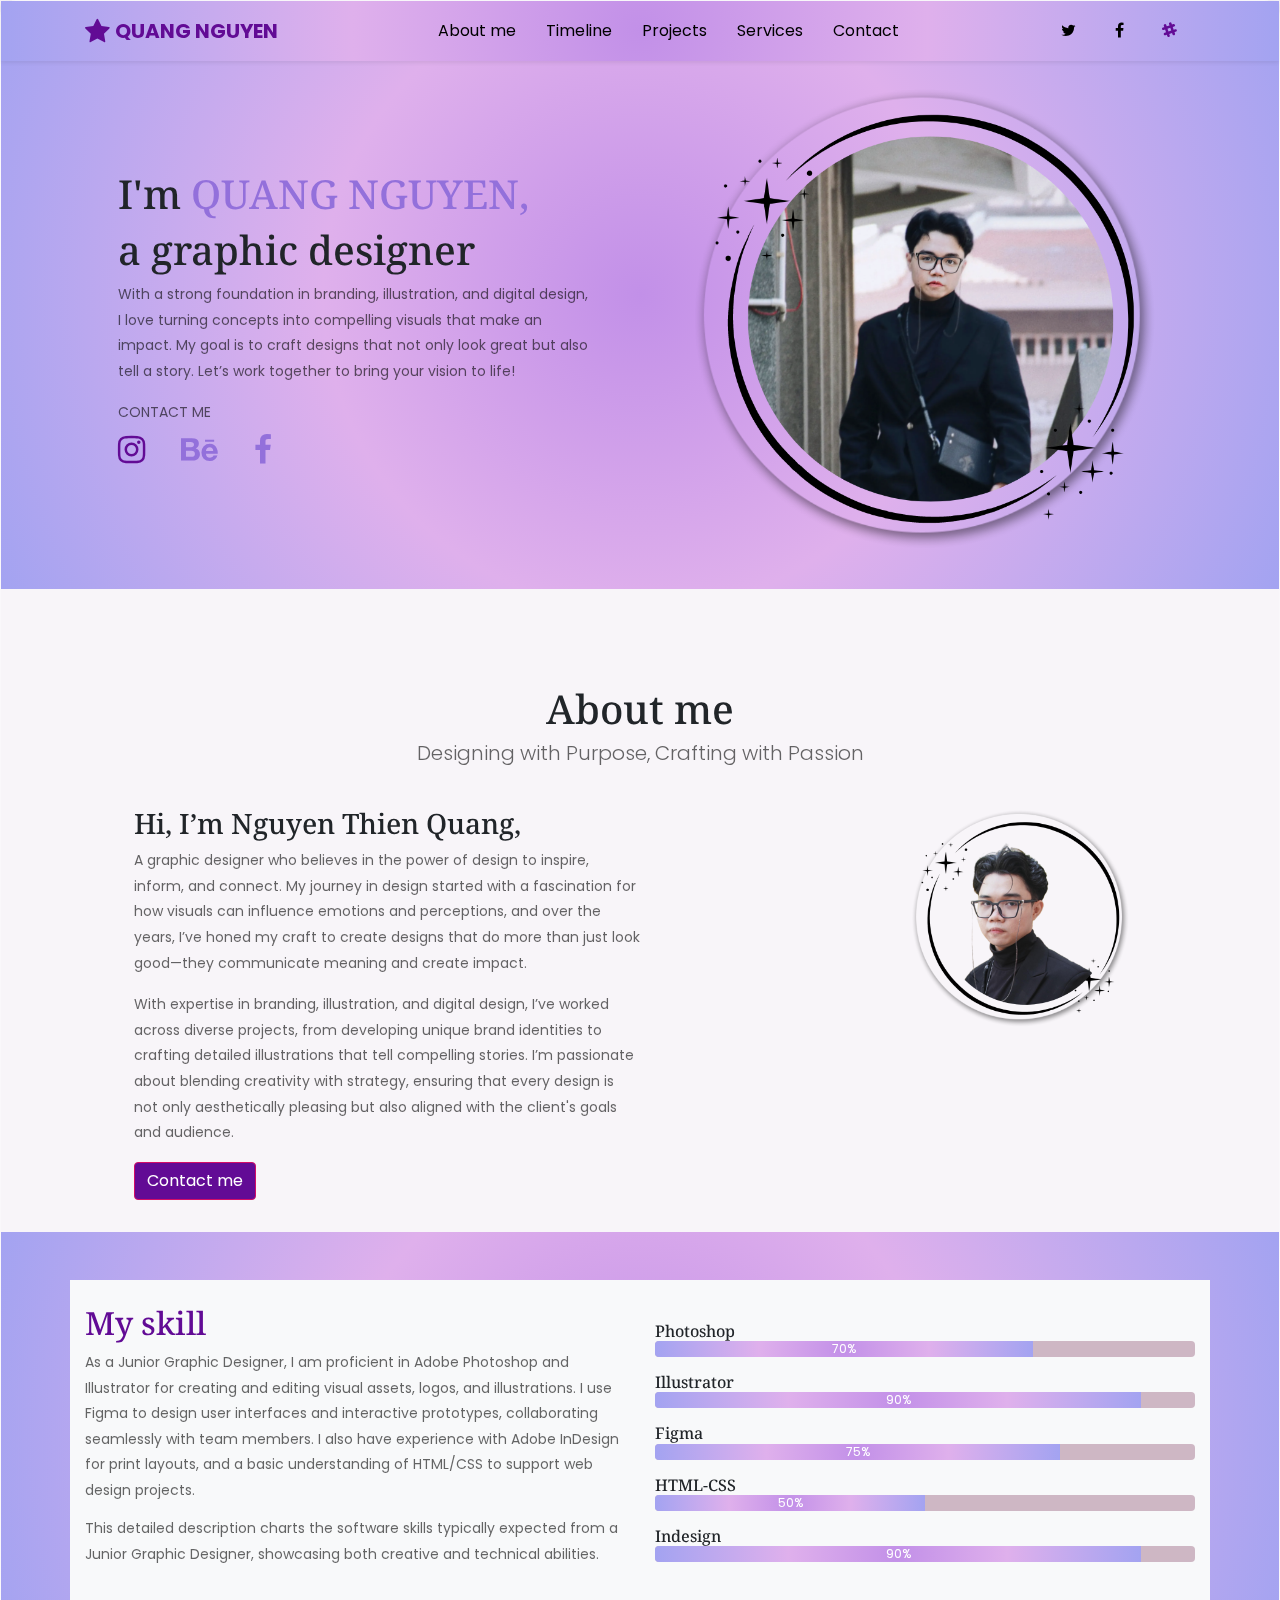
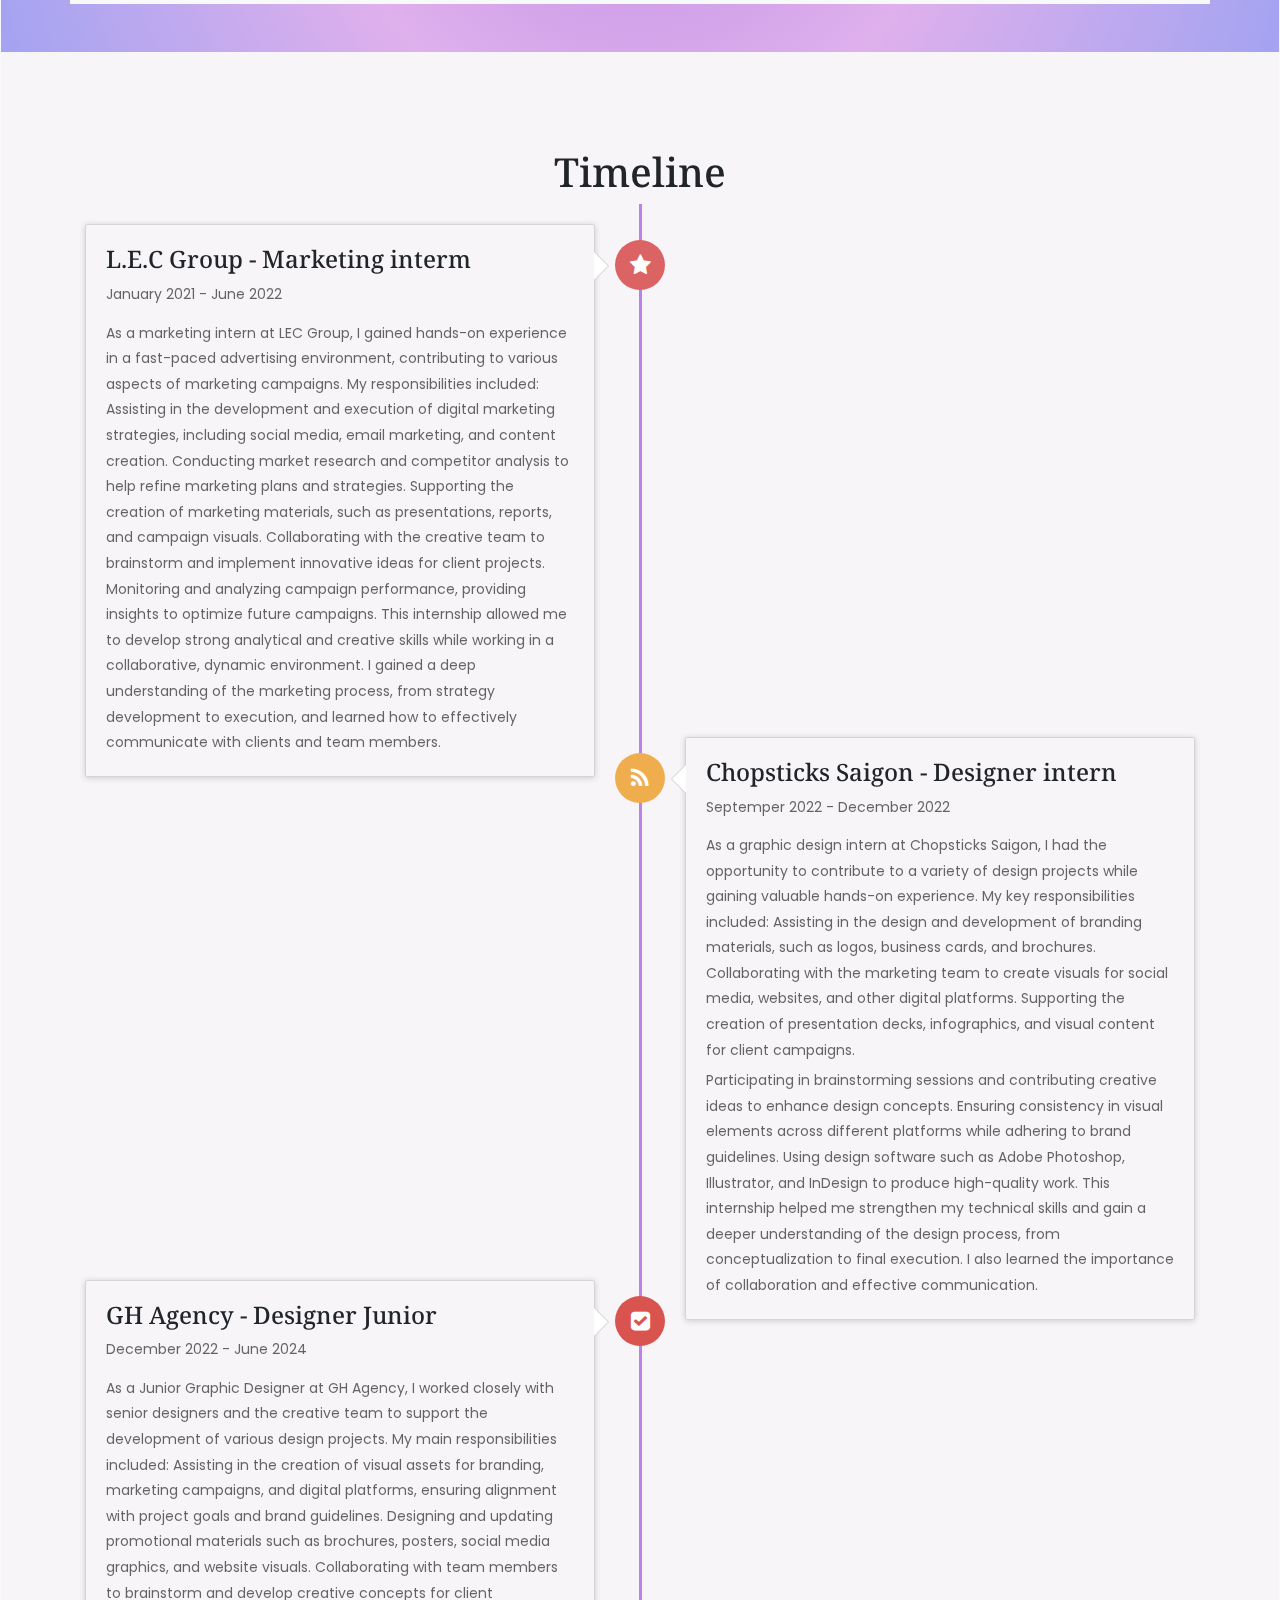
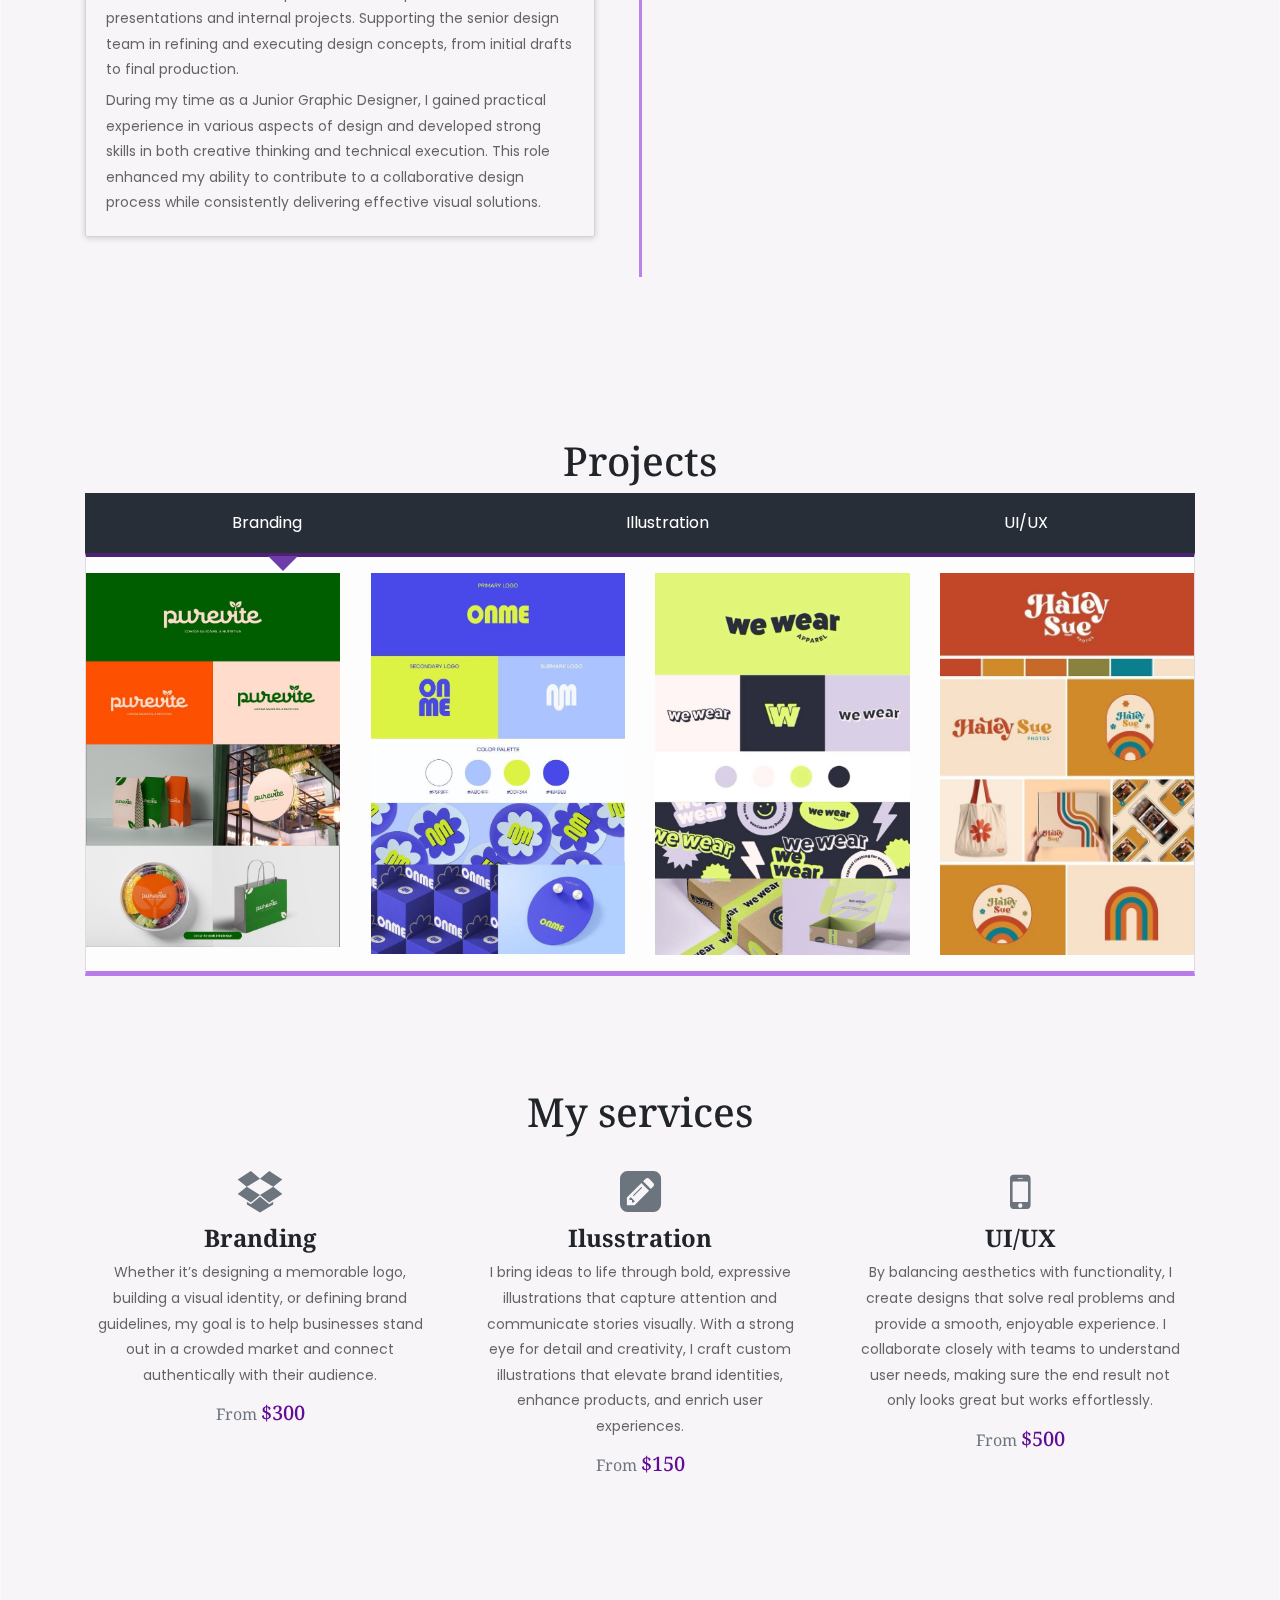
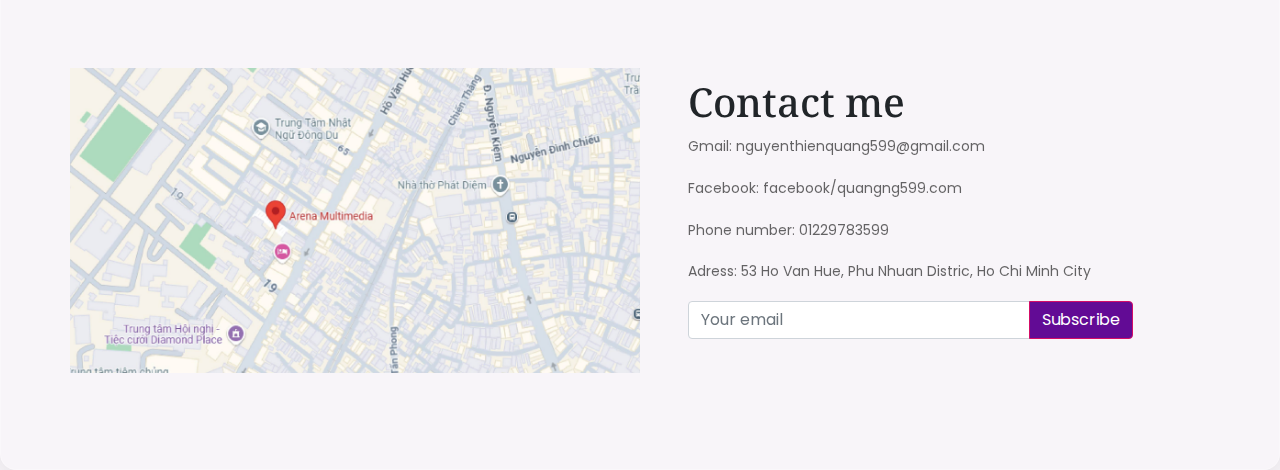
<file: index.html>
<!doctype html>
<html>
<head>
<meta charset="utf-8">
<meta http-equiv="X-UA-Compatible" content="IE=edge">
<meta name="viewport" content="width=device-width, initial-scale=1.0">
<title>Quang Nguyen Portfolio</title>
<link href="css/bootstrap-4.3.1.css" rel="stylesheet" type="text/css">
	<link rel="stylesheet" href="https://cdnjs.cloudflare.com/ajax/libs/font-awesome/4.7.0/css/font-awesome.min.css" type="text/css">
	<link rel="stylesheet" href="css/main-style.css">
	<link rel="stylesheet" href="css/timeline.css">
    <link rel="icon" href="images/Anh dai dien 1 (REDESIGN).png" type="image/x-icon">
</head>

<body>
 <nav class="navbar navbar-expand-lg navbar-light fixed-top bg-glass shadow-sm">
    <div class="container"> 
		<button class="navbar-toggler navbar-toggler-right border-0" type="button" data-toggle="collapse" data-target="#navbar7">
        <span class="navbar-toggler-icon"></span>
      </button>
      <div class="collapse navbar-collapse" id="navbar7"> <a class="navbar-brand text-primary d-none d-md-block" href="#">
          <i class="fa d-inline fa-lg fa-star"></i>
          <b> QUANG NGUYEN</b>
        </a>
        <ul class="navbar-nav mx-auto">
          <li class="nav-item"> <a class="nav-link" href="#about">About me</a> </li>
            <li class="nav-item"> <a class="nav-link" href="#timelines">Timeline</a> </li>
            <li class="nav-item"> <a class="nav-link" href="#projects">Projects</a> </li>
            <li class="nav-item"> <a class="nav-link" href="#service">Services</a> </li>
			<li class="nav-item"> <a class="nav-link" href="#contact">Contact</a> </li>



        </ul>
        <ul class="navbar-nav">
          <li class="nav-item"> <a class="nav-link" href="#">
              <i class="fa fa-twitter fa-fw"></i>
            </a> </li>
          <li class="nav-item"> <a class="nav-link" href="#">
              <i class="fa fa-facebook fa-fw"></i>
            </a> </li>
          <li class="nav-item"> <a class="nav-link text-primary" href="#">
              <i class="fa fa-slack fa-fw text-primary"></i>
            </a> </li>
        </ul>
      </div>
    </div>

  </nav>
	<section id="hero" class="bg-light-primary">
	  <div class="pt-5" >
    <div class="container">
      <div class="row">
        <div class="px-md-5 p-3 col-md-6 d-flex flex-column align-items-start justify-content-center">
          <h1>I'm <a href="#">QUANG NGUYEN,</a>&nbsp;</h1>
          <h1>a graphic designer</h1>
<p class="mb-3 ">With a strong foundation in branding, illustration, and digital design, I love turning
              concepts into compelling visuals that make an impact. My goal is to craft designs that not only look great
              but also tell a story. Let’s work together to bring your vision to life!</p>
          <p class="mb-2">CONTACT ME</p>
          <div class="row">
            <div class="col-md-12">
				<a href="" class="text-primary">
				<i class="fa fa-instagram fa-2x mr-3  d-inline"></i>
				</a>
				<a href="#">	<i class="fa fa-behance fa-2x mx-3 d-inline"></i></a>
				<a href=""> <i class="fa fa-facebook fa-2x mx-3  d-inline"></i> </a>
		 </div>
          </div>
        </div>
        <div class="col-md-6 position-relative"> <img class="img-fluid d-block" src="images/Anh dai dien 1 (REDESIGN).png" >

		  </div>
      </div>
    </div>
  </div>
	
	</section>
<section id="about" class="pt-5">
    <div class="container pt-5" >
        <div class="row">
            <div class="col-md-12">
                <h1 class="text-center">About me</h1>
                <p class="mb-4 text-center lead">Designing with Purpose, Crafting with Passion</p>
                <div class="row justify-content-around">
                    <div class="p-3 col-md-8 col-lg-6 pr-5">
                        <h3>Hi, I’m Nguyen Thien Quang, </h3>
                        <p class="mb-3">A graphic designer who believes in the power of design to inspire, inform, and connect. My journey in design started with a fascination for how visuals can influence emotions and perceptions, and over the years, I’ve honed my craft to create designs that do more than just look good—they communicate meaning and create impact. </p>
                        <p class="mb-3"> With expertise in branding, illustration, and digital design, I’ve worked across diverse projects, from developing unique brand identities to crafting detailed illustrations that tell compelling stories. I’m passionate about blending creativity with strategy, ensuring that every design is not only aesthetically pleasing but also aligned with the client's goals and audience.</p>
<a class="btn btn-primary mb-3" href="#">Contact me</a>
                    </div>
                    <div class="col-md-4 col-lg-3 offset-lg-1"> <img class="img-fluid d-block" src="images/Anh dai dien 2 (REDESIGN).png"> </div>
                </div>
            </div>
        </div>
    </div>
	
	</section>	
	<section id="skill" class="bg-primary py-5">
	<div class="container bg-light py-4">
		<div class="row align-items-center">
			<div class="col-md-6  ">
			<h2 class="text-primary">My skill</h2>
			  <p>As a Junior Graphic Designer, I am proficient in Adobe Photoshop and Illustrator for creating and editing visual assets, logos, and illustrations. I use Figma to design user interfaces and interactive prototypes, collaborating seamlessly with team members. I also have experience with Adobe InDesign for print layouts, and a basic understanding of HTML/CSS to support web design projects.</p>
				<p>This detailed description charts the software skills typically expected from a Junior Graphic Designer, showcasing both creative and technical abilities.&nbsp;</p>
            </div>
			<div class="col-md-6">
			 <h6 class="mb-0 p-0">Photoshop</h6>
          <div class="progress" >
            <div class="progress-bar progress-bar-striped progress-bar-animated bg-primary" role="progressbar" style="width: 70%">70%</div>
             </div><!--het progress phs-->
			 <h6 class="mb-0 p-0 mt-3">Illustrator</h6>
          <div class="progress" >
            <div class="progress-bar progress-bar-striped progress-bar-animated bg-primary" role="progressbar" style="width: 90%">90%</div>
             </div><!--het progress phs-->
				 <h6 class="mb-0 p-0 mt-3">Figma</h6>
          <div class="progress" >
            <div class="progress-bar progress-bar-striped progress-bar-animated bg-primary" role="progressbar" style="width: 75%">75%</div>
             </div><!--het progress phs-->
				 <h6 class="mb-0 p-0 mt-3">HTML-CSS</h6>
          <div class="progress" >
            <div class="progress-bar progress-bar-striped progress-bar-animated bg-primary" role="progressbar" style="width: 50%">50%</div>
             </div><!--het progress phs-->
				 <h6 class="mb-0 p-0 mt-3">Indesign</h6>
          <div class="progress" >
            <div class="progress-bar progress-bar-striped progress-bar-animated bg-primary" role="progressbar" style="width: 90%">90%</div>
             </div><!--het progress phs-->

			</div>
		</div>
		
		</div>
	
	
	
	</section>
<section id="timelines" class="py-5">
	<div class="container pt-5">
<div class="page-header">
		 <div class="col-md-12 text-center">
        <h1 id="timeline">Timeline</h1>
    </div>
    <ul class="timeline">
        <li>
          <div class="timeline-badge"><i class="fa fa-star"></i></div>
          <div class="timeline-panel">
            <div class="timeline-heading">
              <h4 class="timeline-title">L.E.C Group - Marketing interm</h4>
              <p>January 2021 - June 2022&nbsp;</p>
            </div>
            <div class="timeline-body">
              <p>As a marketing intern at LEC Group, I gained hands-on experience in a fast-paced advertising environment, contributing to various aspects of marketing campaigns. My responsibilities included: Assisting in the development and execution of digital marketing strategies, including social media, email marketing, and content creation. Conducting market research and competitor analysis to help refine marketing plans and strategies. Supporting the creation of marketing materials, such as presentations, reports, and campaign visuals. Collaborating with the creative team to brainstorm and implement innovative ideas for client projects. Monitoring and analyzing campaign performance, providing insights to optimize future campaigns. This internship allowed me to develop strong analytical and creative skills while working in a collaborative, dynamic environment. I gained a deep understanding of the marketing process, from strategy development to execution, and learned how to effectively communicate with clients and team members.</p>
            </div>
          </div>
        </li>
        <li class="timeline-inverted">
          <div class="timeline-badge warning"><i class="fa fa-feed"></i></div>
          <div class="timeline-panel">
            <div class="timeline-heading">
              <h4 class="timeline-title">Chopsticks Saigon - Designer intern</h4>
              <p>Septemper 2022 - December 2022&nbsp;</p>
            </div>
            <div class="timeline-body">
              <p>As a graphic design intern at Chopsticks Saigon, I had the opportunity to contribute to a variety of design projects while gaining valuable hands-on experience. My key responsibilities included: Assisting in the design and development of branding materials, such as logos, business cards, and brochures. Collaborating with the marketing team to create visuals for social media, websites, and other digital platforms. Supporting the creation of presentation decks, infographics, and visual content for client campaigns.</p>
              <p>Participating in brainstorming sessions and contributing creative ideas to enhance design concepts. Ensuring consistency in visual elements across different platforms while adhering to brand guidelines. Using design software such as Adobe Photoshop, Illustrator, and InDesign to produce high-quality work. This internship helped me strengthen my technical skills and gain a deeper understanding of the design process, from conceptualization to final execution. I also learned the importance of collaboration and effective communication.</p>
            </div>
          </div>
        </li>
        <li>
          <div class="timeline-badge danger"><i class="fa fa-check-square"></i></div>
          <div class="timeline-panel">
            <div class="timeline-heading">
              <h4 class="timeline-title"> GH Agency -  Designer Junior</h4>
              <p>December 2022 - June 2024&nbsp;</p>
            </div>
            <div class="timeline-body">
              <p>As a Junior Graphic Designer at GH Agency, I worked closely with senior designers and the creative team to support the development of various design projects. My main responsibilities included: Assisting in the creation of visual assets for branding, marketing campaigns, and digital platforms, ensuring alignment with project goals and brand guidelines. Designing and updating promotional materials such as brochures, posters, social media graphics, and website visuals. Collaborating with team members to brainstorm and develop creative concepts for client presentations and internal projects. Supporting the senior design team in refining and executing design concepts, from initial drafts to final production.</p>
              <p>During my time as a Junior Graphic Designer, I gained practical experience in various aspects of design and developed strong skills in both creative thinking and technical execution. This role enhanced my ability to contribute to a collaborative design process while consistently delivering effective visual solutions. &nbsp;</p>
            </div>
          </div>
        </li>
       
    </ul>
</div>
	
	
	</section>	
<section id="projects" class="py-5">
	<div class="container pt-5">
		 <div class="col-md-12 text-center">
        <h1 id="timeline">Projects</h1>
			 
              <div class="row">
                <div class="col-xs-12 ">
                  <nav>
                    <div class="nav nav-tabs nav-fill" id="nav-tab" role="tablist">
                      <a class="nav-item nav-link active" id="nav-home-tab" data-toggle="tab" href="#nav-home" role="tab" aria-controls="nav-home" aria-selected="true">Branding</a>
                      <a class="nav-item nav-link" id="nav-profile-tab" data-toggle="tab" href="#nav-profile" role="tab" aria-controls="nav-profile" aria-selected="false">Illustration</a>
                      <a class="nav-item nav-link" id="nav-contact-tab" data-toggle="tab" href="#nav-contact" role="tab" aria-controls="nav-contact" aria-selected="false">UI/UX</a>
                    </div>
                  </nav>
                  <div class="tab-content py-3 px-3 px-sm-0" id="nav-tabContent">
                    <div class="tab-pane fade show active" id="nav-home" role="tabpanel" aria-labelledby="nav-home-tab">
                    <div class="row">
                    	<div class="col-md-6 col-lg-3"> <img src="images/BRANDING1.jpg" alt="" class="img-fluid d-block mx-auto"></div>
                    	<div class="col-md-6 col-lg-3"> <img src="images/BRANDING2.jpg" alt="" class="img-fluid d-block mx-auto"></div>
                    	<div class="col-md-6 col-lg-3"> <img src="images/BRANDING4.jpg" alt="" class="img-fluid d-block mx-auto"></div>
                    	<div class="col-md-6 col-lg-3"> <img src="images/BRANDING5.jpg" alt="" class="img-fluid d-block mx-auto"></div>
                    </div>
                    </div>
                    <div class="tab-pane fade" id="nav-profile" role="tabpanel" aria-labelledby="nav-profile-tab">
                        <div class="row">
                    	<div class="col-md-6 col-lg-3"> <img src="images/illustraion1.jpg" alt="" class="img-fluid d-block mx-auto"></div>
                    	<div class="col-md-6 col-lg-3"> <img src="images/illustraion2.jpg" alt="" class="img-fluid d-block mx-auto"></div>
                    	<div class="col-md-6 col-lg-3"> <img src="images/illustraion3.jpg" alt="" class="img-fluid d-block mx-auto"></div>
                    	<div class="col-md-6 col-lg-3"> <img src="images/illustraion4.jpg" alt="" class="img-fluid d-block mx-auto"></div>
                    </div>
                    </div>
                    <div class="tab-pane fade" id="nav-contact" role="tabpanel" aria-labelledby="nav-contact-tab">
                       <div class="row">
                    	<div class="col-md-6 col-lg-3"> <img src="images/UI1.1.jpg" alt="" class="img-fluid d-block mx-auto"></div>
                    	<div class="col-md-6 col-lg-3"> <img src="images/UI1.2.jpg" alt="" class="img-fluid d-block mx-auto"></div>
                    	<div class="col-md-6 col-lg-3"> <img src="images/UI1.3.jpg" alt="" class="img-fluid d-block mx-auto"></div>
                    	<div class="col-md-6 col-lg-3"> <img src="images/UI1.4.jpg" alt="" class="img-fluid d-block mx-auto"></div>
                    </div>
                
                </div>
              </div>
        </div>
 <!--     </div>
</div>-->

	
	
	</section>	
	<section id="service" class="py-5">
	<div class="py-3 text-center">
    <div class="container">
      <div class="row">
        <div class="col-md-12 text-center">
          <h1 >My services</h1>
        </div>
      </div>
      <div class="row justify-content-center">
        <div class="col-md-4 p-4"> <i class="d-block fa fa-dropbox fa-3x mb-2 text-muted"></i>
          <h4> <b>Branding</b> </h4>
            <p>Whether it’s designing a memorable logo, building a visual identity, or defining brand guidelines, my
                goal is to help businesses stand out in a crowded market and connect authentically with their audience.
          </p>
			<h5 class="text-primary"><small class="text-secondary">From </small>$300</h5>

        </div>
        <div class="col-md-4 col-6 p-4"> <i class="d-block fa fa-pencil-square fa-3x mb-2 text-muted"></i>
          <h4> <b>Ilusstration</b> </h4>
          <p>I bring ideas to life through bold, expressive illustrations that capture attention and communicate
              stories visually. With a strong eye for detail and creativity, I craft custom illustrations that elevate
              brand identities, enhance products, and enrich user experiences.</p>
            <h5 class="text-primary"><small class="text-secondary">From </small>$150</h5>
        </div>
        <div class="col-md-4 col-6 p-4"> <i class="d-block fa fa-mobile fa-3x mb-2 text-muted"></i>
          <h4> <b>UI/UX</b> </h4>
          <p>By balancing aesthetics with functionality, I create designs that solve real problems and provide
              a smooth, enjoyable experience. I collaborate closely with teams to understand user needs, making sure
              the end result not only looks great but works effortlessly.</p>
            <h5 class="text-primary"><small class="text-secondary">From </small>$500</h5>
        </div>
      </div>
    </div>
  </div>
		
	</section>	
	<section id="contact" class="py-5">	
	<div class="py-5">
    <div class="container">
      <div class="row">
        <div class="col-lg-6 order-2 order-lg-1 p-0"> <img class="img-fluid d-block" src="images/MAP 1-01.jpg"> </div>
        <div class="px-5 col-lg-6 d-flex flex-column align-items-start justify-content-center order-1 order-lg-2">
          <h1>Contact me</h1>
          <p class="mb-3">Gmail: nguyenthienquang599@gmail.com</p>
          <p class="mb-3">Facebook: facebook/quangng599.com</p>
          <p class="mb-3">Phone number: 01229783599 </p>
          <p class="mb-3">Adress: 53 Ho Van Hue, Phu Nhuan Distric, Ho Chi Minh City&nbsp; &nbsp;&nbsp;</p>
<form class="form-inline d-flex justify-content-center mb-4">
            <div class="input-group"> <input type="email" class="form-control" placeholder="Your email" id="form5">
              <div class="input-group-append"> <button class="btn btn-primary" type="button">Subscribe</button> </div>
            </div>
          </form>
        </div>
      </div>
    </div>
  </div>
	</section>
<script src="js/jquery-3.3.1.min.js"></script>
<script src="js/popper.min.js"></script>
<script src="js/bootstrap-4.3.1.js"></script>
</body>
</html>
</file>
<file: css/main-style.css>
@charset "utf-8";
/* CSS Document */
*{scroll-behavior: smooth}
.bg-glass
{
	
		background: rgb(214, 185, 236);
  background: radial-gradient(circle, rgb(194, 144, 232) 0%, rgb(223, 176, 236) 45%, rgb(163, 163, 241) 100%);
	}

p{ line-height: 1.6rem; color: rgba(0,0,0,0.6)}

body{
background: rgb(185, 160, 200,0.1);
border-radius: 16px;
box-shadow: 0 4px 30px rgba(0, 0, 0, 0.1);
backdrop-filter: blur(5.8px);
-webkit-backdrop-filter: blur(5.8px);
border: 1px solid rgba(255, 255, 255, 0.3);
}
#about .len
{ position: absolute; width: 200px; height: auto;
left: 40%}
#hero .content-huong
{
	width: 70%; left: 15%; bottom: 50px
}
/*section
{ min-height:100vh
}*/

nav > .nav.nav-tabs{

  border: none;
    color:#fff;
    background:#272e38;
    border-radius:0;

}
nav > div a.nav-item.nav-link,
nav > div a.nav-item.nav-link.active
{
  border: none;
    padding: 18px 25px;
    color:#fff;
    background:#272e38;
    border-radius:0;
}

nav > div a.nav-item.nav-link.active:after
 {
  content: "";
  position: relative;
  bottom: -60px;
  left: -10%;
  border: 15px solid transparent;
  border-top-color: #4e2173;
}
.tab-content{
  background: #fdfdfd;
    line-height: 25px;
    border: 1px solid #ddd;
    border-top:5px solid #4e2173;
    border-bottom:5px solid #4e2173;
    padding:30px 25px;
}

nav > div a.nav-item.nav-link:hover,
nav > div a.nav-item.nav-link:focus
{
  border: none;
    background: #aa61dd;
    color:#fff;
    border-radius:0;
    transition:background 0.20s linear;
}


nav > .nav.nav-tabs{

  border: none;
    color:#fff;
    background:#272e38;
    border-radius:0;

}
nav > div a.nav-item.nav-link,
nav > div a.nav-item.nav-link.active
{
  border: none;
    padding: 18px 25px;
    color:#fff;
    background:#272e38;
    border-radius:0;
}

nav > div a.nav-item.nav-link.active:after
 {
  content: "";
  position: relative;
  bottom: -60px;
  left: -10%;
  border: 15px solid transparent;
  border-top-color: #6e3daa;
}
.tab-content{
  background: #fdfdfd;
    line-height: 25px;
    border: 1px solid #ddd;
    border-top:5px solid #4e2173;
    border-bottom:5px solid rgba(174, 100, 230, 0.85);
    padding:30px 25px;
}

nav > div a.nav-item.nav-link:hover,
nav > div a.nav-item.nav-link:focus
{
  border: none;
    background: #6e3daa;
    color:#fff;
    border-radius:0;
    transition:background 0.20s linear;
}
</file>
<file: css/timeline.css>
@charset "utf-8";
/* CSS Document */
.bg-primary {
  background: rgb(214, 185, 236); !important;
  background: radial-gradient(circle, rgb(194, 144, 232) 0%, rgb(223, 176, 236) 45%, rgb(163, 163, 241) 100%); !important;
}
.timeline {
  list-style: none;
  padding: 20px 0 20px;
  position: relative;
}
.timeline:before {
  top: 0;
  bottom: 0;
  position: absolute;
  content: " ";
  width: 3px;
  background-color: rgba(178, 108, 232, 0.85);
  left: 50%;
  margin-left: -1.5px;
}
.timeline > li {
  margin-bottom: 20px;
  position: relative;
}
.timeline > li:before,
.timeline > li:after {
  content: " ";
  display: table;
}
.timeline > li:after {
  clear: both;
}
.timeline > li:before,
.timeline > li:after {
  content: " ";
  display: table;
}
.timeline > li:after {
  clear: both;
}
.timeline > li > .timeline-panel {
  width: 50%;
  float: left;
  border: 1px solid #d4d4d4;
  border-radius: 2px;
  padding: 20px;
  position: relative;
  -webkit-box-shadow: 0 1px 6px rgba(0, 0, 0, 0.175);
  box-shadow: 0 1px 6px rgba(0, 0, 0, 0.175);
}
.timeline > li.timeline-inverted + li:not(.timeline-inverted),
.timeline > li:not(.timeline-inverted) + li.timeline-inverted {
margin-top: -60px;
}

.timeline > li:not(.timeline-inverted) {
padding-right:90px;
}

.timeline > li.timeline-inverted {
padding-left:90px;
}
.timeline > li > .timeline-panel:before {
  position: absolute;
  top: 26px;
  right: -15px;
  display: inline-block;
  border-top: 15px solid transparent;
  border-left: 15px solid #ccc;
  border-right: 0 solid #ccc;
  border-bottom: 15px solid transparent;
  content: " ";
}
.timeline > li > .timeline-panel:after {
  position: absolute;
  top: 27px;
  right: -14px;
  display: inline-block;
  border-top: 14px solid transparent;
  border-left: 14px solid #fff;
  border-right: 0 solid #fff;
  border-bottom: 14px solid transparent;
  content: " ";
}
.timeline > li > .timeline-badge {
  color: #fff;
  width: 50px;
  height: 50px;
  line-height: 50px;
  font-size: 1.4em;
  text-align: center;
  position: absolute;
  top: 16px;
  left: 50%;
  margin-left: -25px;
  background-color: rgb(220, 99, 99);
  z-index: 100;
  border-top-right-radius: 50%;
  border-top-left-radius: 50%;
  border-bottom-right-radius: 50%;
  border-bottom-left-radius: 50%;
}
.timeline > li.timeline-inverted > .timeline-panel {
  float: right;
}
.timeline > li.timeline-inverted > .timeline-panel:before {
  border-left-width: 0;
  border-right-width: 15px;
  left: -15px;
  right: auto;
}
.timeline > li.timeline-inverted > .timeline-panel:after {
  border-left-width: 0;
  border-right-width: 14px;
  left: -14px;
  right: auto;
}
.timeline-badge.primary {
  background-color: #2e6da4 !important;
}
.timeline-badge.success {
  background-color: #3f903f !important;
}
.timeline-badge.warning {
  background-color: #f0ad4e !important;
}
.timeline-badge.danger {
  background-color: #d9534f !important;
}
.timeline-badge.info {
  background-color: #5bc0de !important;
}
.timeline-title {
  margin-top: 0;
  color: inherit;
}
.timeline-body > p,
.timeline-body > ul {
  margin-bottom: 0;
}
.timeline-body > p + p {
  margin-top: 5px;
}
</file>
